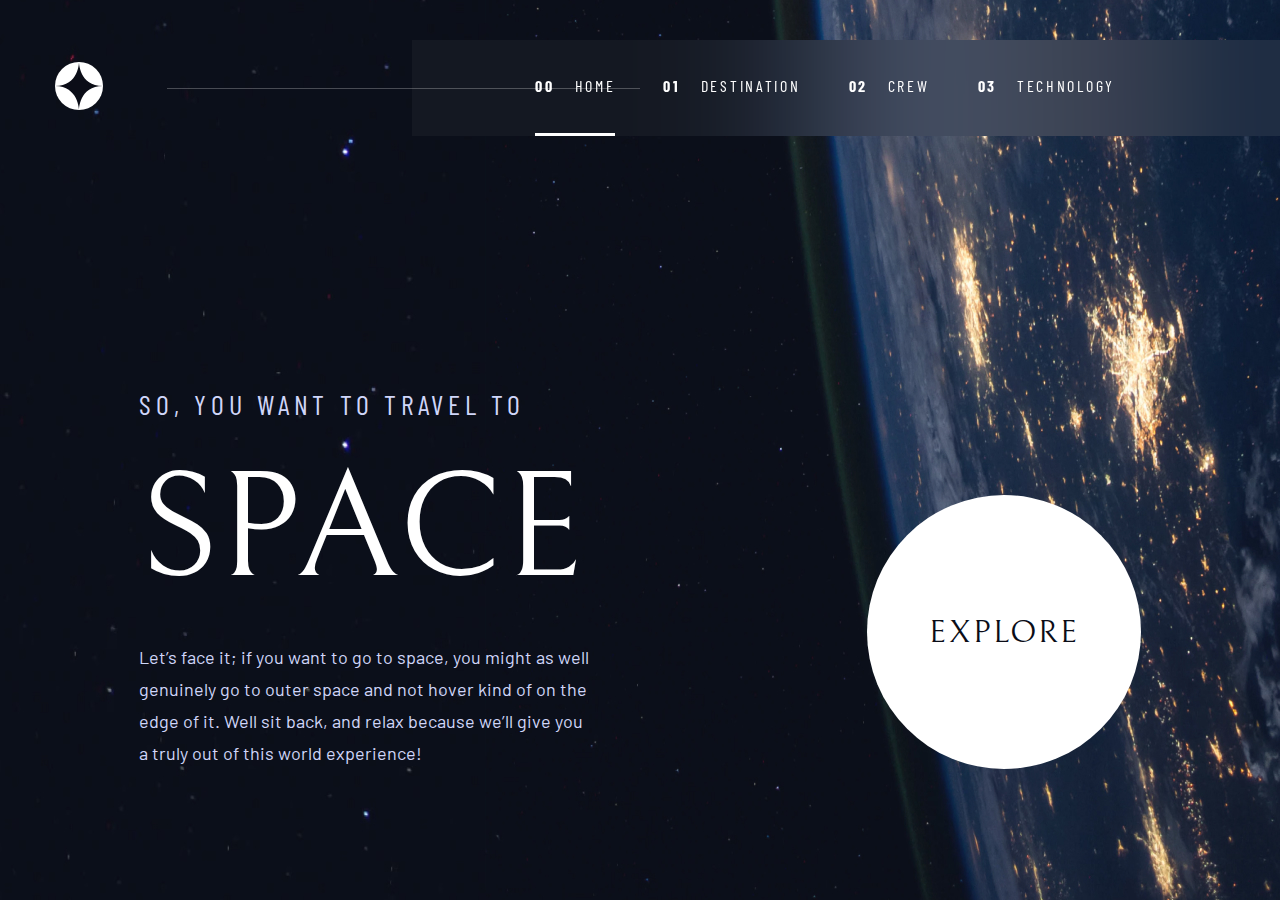
<file: index.html>
<!DOCTYPE html>
<html lang="en">
<head>
    <meta charset="UTF-8">
    <meta name="viewport" content="width=device-width, initial-scale=1.0">
    <link rel="preconnect" href="https://fonts.googleapis.com">
    <link rel="preconnect" href="https://fonts.gstatic.com" crossorigin>
    <link href="https://fonts.googleapis.com/css2?family=Barlow+Condensed:ital,wght@0,400;0,700;1,400;1,700&family=Barlow:ital@0;1&family=Bellefair&display=swap" rel="stylesheet">
    <link rel="stylesheet" href="./styles/styles.css">
    <title>Space tourism</title>
</head>
<body class="general-body">
    <section class="home_body">
        <header class="header container">
            <a href="./index.html" class="header__star">
                <img src="./images/star.svg" alt="star">
            </a>
            <div class="header__hr"></div>
            <nav class="header__nav">
                <ul>
                    <li><a href="./index.html" class="nav-active"><span>00</span> HOME</a></li>
                    <li><a href="./destination.html"><span>01</span> DESTINATION</a></li>
                    <li><a href="./crew.html"><span>02</span> CREW</a></li>
                    <li><a href="./technology.html"><span>03</span> TECHNOLOGY</a></li>
                </ul>
            </nav>
            <div class="burger-menu">
                <span></span>
            </div>
        </header>
        <main class="home_main container">
            <section class="home__hero">
                <p class="home__hero-info">SO, YOU WANT TO TRAVEL TO</p>
                <p class="home__hero-header">SPACE</p>
                <p class="home__hero-about">Let’s face it; if you want to go to space, you might as well genuinely go to outer space and not hover kind of on the edge of it. Well sit back, and relax because we’ll give you a truly out of this world experience!</p>
            </section>
            <section class="home__explore">
                <a href="./destination.html">EXPLORE</a>
            </section>
        </main>
    </section>

    <script src="./app.js"></script>
</body>
</html>
</file>
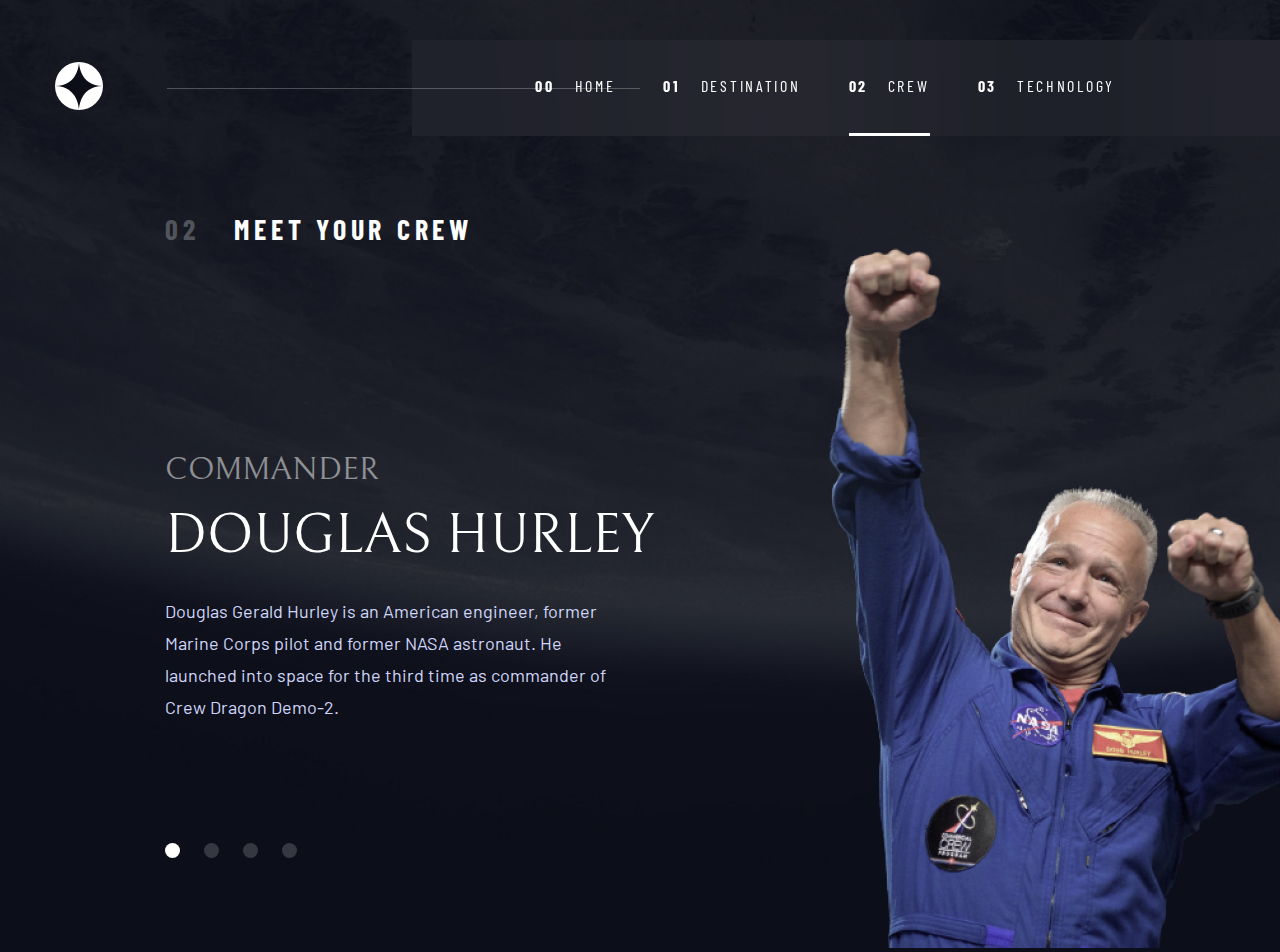
<file: crew.html>
<!DOCTYPE html>
<html lang="en">
<head>
    <meta charset="UTF-8">
    <meta name="viewport" content="width=device-width, initial-scale=1.0">
    <link rel="preconnect" href="https://fonts.googleapis.com">
    <link rel="preconnect" href="https://fonts.gstatic.com" crossorigin>
    <link href="https://fonts.googleapis.com/css2?family=Barlow+Condensed:ital,wght@0,400;0,700;1,400;1,700&family=Barlow:ital@0;1&family=Bellefair&display=swap" rel="stylesheet">
    <link rel="stylesheet" href="./styles/styles.css">
    <title>Crew</title>
</head>
<body>
    <section class="crew-body">
        <header class="header container">
            <a href="./index.html" class="header__star">
                <img src="./images/star.svg" alt="star">
            </a>
            <div class="header__hr"></div>
            <nav class="header__nav">
                <ul>
                    <li><a href="./index.html"><span>00</span> HOME</a></li>
                    <li><a href="./destination.html"><span>01</span> DESTINATION</a></li>
                    <li><a href="./crew.html" class="nav-active"><span>02</span> CREW</a></li>
                    <li><a href="./technology.html"><span>03</span> TECHNOLOGY</a></li>
                </ul>
            </nav>
            <div class="burger-menu">
                <span></span>
            </div>
        </header>
        <main class="container crew">
            <h2 class="crew__header"><span>02</span> Meet your crew</h2>
            <section class="crew__about">
                <section class="crew__about-person">
                    <div class="crew-flex">
                        <p class="crew__about-person_position">Commander</p>
                        <p class="crew__about-person_name">Douglas Hurley</p>
                        <p class="crew__about-person_info">Douglas Gerald Hurley is an American engineer, former Marine Corps pilot and former NASA astronaut. He launched into space for the third time as commander of Crew Dragon Demo-2.</p>
                    </div>
                    <div class="crew__about-person_pagination">
                        <button class="crew-pagination-active crew__about-person_pagination-button"></button>
                        <button class="crew__about-person_pagination-button"></button>
                        <button class="crew__about-person_pagination-button"></button>
                        <button class="crew__about-person_pagination-button"></button>
                    </div>
                </section>
                <div class="crew__about-img">
                    <img src="./images/douglas-hurley.png" alt="douglas" class="img-douglas">
                </div>
            </section>
        </main>
    </section>

    <script src="./app.js"></script>
</body>
</html>
</file>
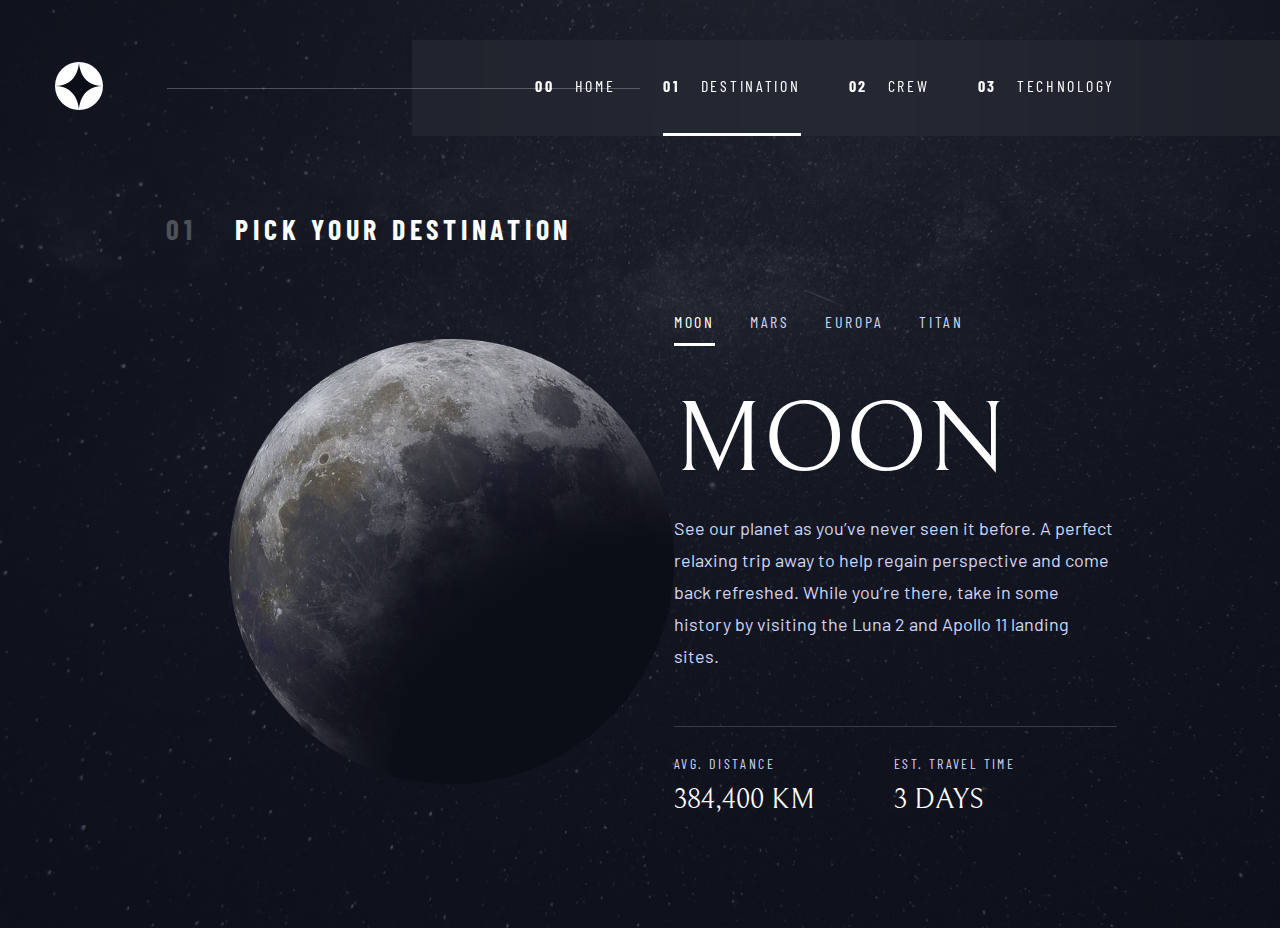
<file: destination.html>
<!DOCTYPE html>
<html lang="en">
<head>
    <meta charset="UTF-8">
    <meta name="viewport" content="width=device-width, initial-scale=1.0">
    <link rel="preconnect" href="https://fonts.googleapis.com">
    <link rel="preconnect" href="https://fonts.gstatic.com" crossorigin>
    <link href="https://fonts.googleapis.com/css2?family=Barlow+Condensed:ital,wght@0,400;0,700;1,400;1,700&family=Barlow:ital@0;1&family=Bellefair&display=swap" rel="stylesheet">
    <link rel="stylesheet" href="./styles/styles.css">
    <title>Destination</title>
</head>
<body>
    <section class="destination_body">
        <header class="header container">
            <a href="./index.html" class="header__star">
                <img src="./images/star.svg" alt="star">
            </a>
            <div class="header__hr"></div>
            <nav class="header__nav">
                <ul>
                    <li><a href="./index.html"><span>00</span> HOME</a></li>
                    <li><a href="./destination.html" class="nav-active"><span>01</span> DESTINATION</a></li>
                    <li><a href="./crew.html"><span>02</span> CREW</a></li>
                    <li><a href="./technology.html"><span>03</span> TECHNOLOGY</a></li>
                </ul>
            </nav>
            <div class="burger-menu">
                <span></span>
            </div>
        </header>
        <main class="container destination">
            <h2 class="destination__header"><span>01</span> Pick your destination</h2>
            <section class="destination__about">
                <div class="destination__about-img">
                    <img src="./images/Moon.png" alt="moon">
                </div>
                <section class="destination__about-more">
                    <ul>
                        <li><button class="destination__about-more_button destination-active">MOON</button></li>
                        <li><button class="destination__about-more_button">MARS</button></li>
                        <li><button class="destination__about-more_button">EUROPA</button></li>
                        <li><button class="destination__about-more_button">TITAN</button></li>
                    </ul>
                    <h3>MOON</h3>
                    <p class="destination__about-more_info">See our planet as you’ve never seen it before. A perfect relaxing trip away to help regain perspective and come back refreshed. While you’re there, take in some history by visiting the Luna 2 and Apollo 11 landing sites.</p>
                    <div class="destination__about-more_numbers">
                        <div class="destination__about-more_numbers-travel">
                            <p class="destination__about-more_numbers-travel_criteria">AVG. DISTANCE</p>
                            <p class="destination__about-more_numbers-travel_indicator distance-indicator">384,400 km</p>
                        </div>
                        <div class="destination__about-more_numbers-travel">
                            <p class="destination__about-more_numbers-travel_criteria">Est. travel time</p>
                            <p class="destination__about-more_numbers-travel_indicator time-indicator">3 days</p>
                        </div>
                    </div>
                </section>
            </section>
        </main>
    </section>
    <script src="./app.js"></script>
</body>
</html>
</file>
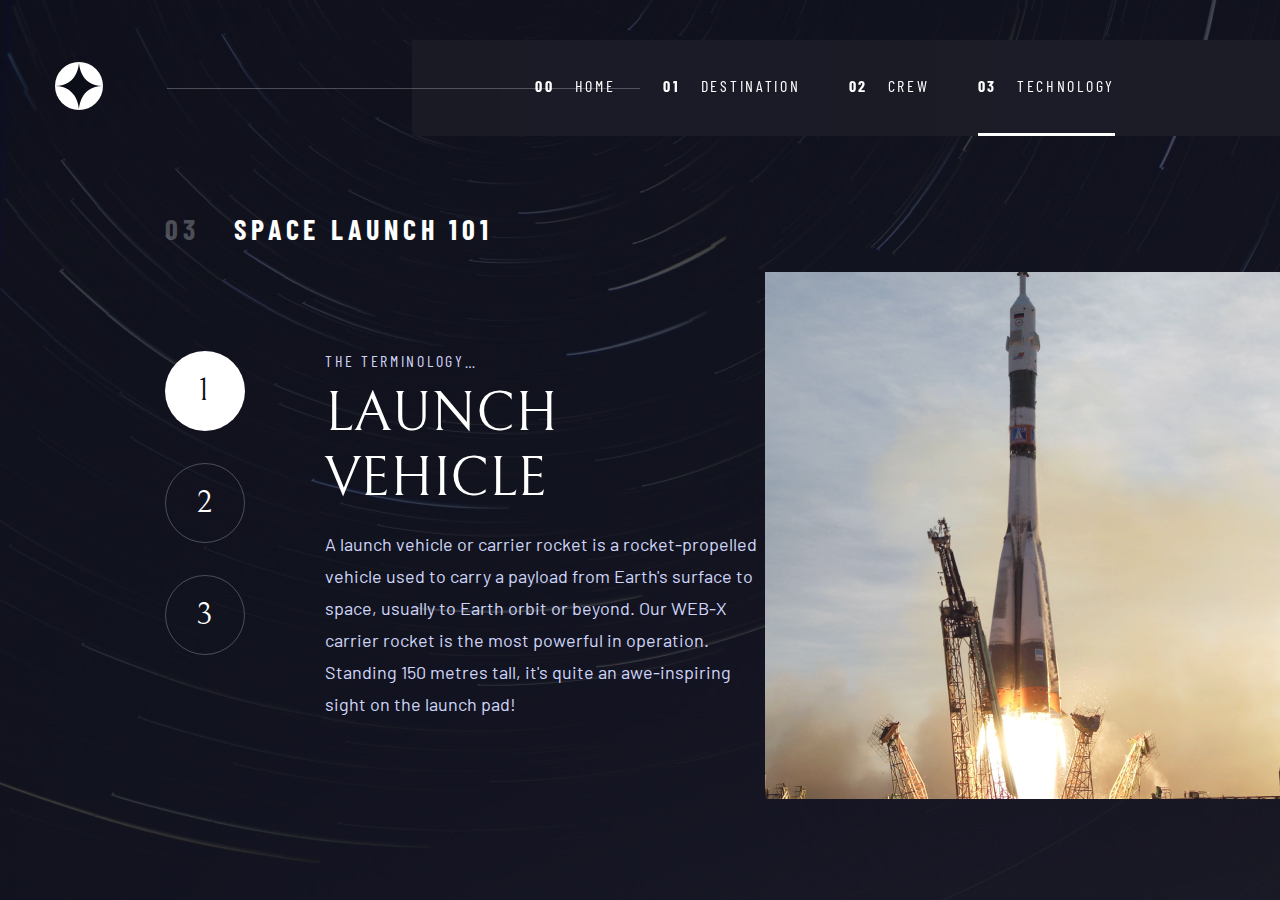
<file: technology.html>
<!DOCTYPE html>
<html lang="en">
<head>
    <meta charset="UTF-8">
    <meta name="viewport" content="width=device-width, initial-scale=1.0">
    <link rel="preconnect" href="https://fonts.googleapis.com">
    <link rel="preconnect" href="https://fonts.gstatic.com" crossorigin>
    <link href="https://fonts.googleapis.com/css2?family=Barlow+Condensed:ital,wght@0,400;0,700;1,400;1,700&family=Barlow:ital@0;1&family=Bellefair&display=swap" rel="stylesheet">
    <link rel="stylesheet" href="./styles/styles.css">
    <title>Technology</title>
</head>
<body>
    <section class="technology_body">
        <header class="header container">
            <a href="./index.html" class="header__star">
                <img src="./images/star.svg" alt="star">
            </a>
            <div class="header__hr"></div>
            <nav class="header__nav">
                <ul>
                    <li><a href="./index.html"><span>00</span> HOME</a></li>
                    <li><a href="./destination.html"><span>01</span> DESTINATION</a></li>
                    <li><a href="./crew.html"><span>02</span> CREW</a></li>
                    <li><a href="./technology.html" class="nav-active"><span>03</span> TECHNOLOGY</a></li>
                </ul>
            </nav>
            <div class="burger-menu">
                <span></span>
            </div>
        </header>
        <main class="container technology">
            <h2 class="technology__header"><span>03</span> SPACE LAUNCH 101</h2>
            <section class="technology__about">
                <section class="technology__about-details">
                    <div class="technology__about-details_pagination">
                        <button class="technology__about-details_pagination-button technology-pagination-active">1</button>
                        <button class="technology__about-details_pagination-button">2</button>
                        <button class="technology__about-details_pagination-button">3</button>
                    </div>
                    <div class="technology__about-details_info">
                        <p class="technology__about-details_info-term">THE TERMINOLOGY…</p>
                        <p class="technology__about-details_info-name">LAUNCH VEHICLE</p>
                        <p class="technology__about-details_info-more">A launch vehicle or carrier rocket is a rocket-propelled vehicle used to carry a payload from Earth's surface to space, usually to Earth orbit or beyond. Our WEB-X carrier rocket is the most powerful in operation. Standing 150 metres tall, it's quite an awe-inspiring sight on the launch pad!</p>
                    </div>
                </section>
                <div class="technology__about-img">
                    <div class="technology__about-img_vehicle"></div>
                </div>
            </section>
        </main>
    </section>

    <script src="./app.js"></script>
</body>
</html>
</file>
<file: styles/styles.css>
@charset "UTF-8";
/* Обнулення  */
body,
h1,
h2,
h3,
h4,
h5,
p,
a,
ul,
li,
button,
pre {
  margin: 0;
  padding: 0;
}

ul {
  list-style-type: none;
}

a {
  text-decoration: none;
}

* {
  box-sizing: border-box;
}

.container {
  max-width: 1440px;
  margin: 0 auto;
}

body {
  font-family: "Barlow Condensed", sans-serif;
  font-weight: 400;
  font-size: 18px;
  color: #FFFFFF;
}

.home_body {
  background: url(../images/main-bg.jpg);
  background-size: cover;
  background-repeat: no-repeat;
}

.header {
  padding-top: 40px;
  padding-left: 55px;
  position: relative;
  display: flex;
  justify-content: space-between;
  align-items: center;
}
.header__hr {
  width: 473px;
  height: 1px;
  background: #fff;
  opacity: 0.25;
  position: absolute;
  top: 88px;
  left: 167px;
  z-index: 99;
}
.header__nav {
  -webkit-backdrop-filter: blur(81.5484542847px);
          backdrop-filter: blur(81.5484542847px);
  background: rgba(255, 255, 255, 0.04);
  padding-left: 123px;
  padding-top: 34px;
  padding-right: 165px;
  height: 96px;
}
.header__nav ul {
  display: flex;
  gap: 48px;
}
.header__nav ul li a {
  font-size: 16px;
  letter-spacing: 0.17em;
  color: #FFFFFF;
  padding-bottom: 38px;
  transition: all ease-in-out 0.2s;
}
.header__nav ul li a span {
  font-weight: 700;
  padding-right: 14px;
}
.header__nav ul li a:hover {
  border-bottom: 3px solid rgba(255, 255, 255, 0.5);
}

.nav-active {
  border-bottom: 3px solid #fff;
}

.burger-menu {
  display: none;
}

.home_main {
  display: flex;
  align-items: flex-end;
  justify-content: space-around;
  padding-top: 251px;
  padding-bottom: 131px;
}

.home__hero {
  width: 450px;
  display: flex;
  flex-direction: column;
  gap: 24px;
}
.home__hero-info {
  font-size: 28px;
  letter-spacing: 0.17em;
  color: #D0D6F9;
}
.home__hero-header {
  font-family: "Bellefair", sans-serif;
  font-size: 150px;
  color: #FFFFFF;
}
.home__hero-about {
  font-family: "Barlow", sans-serif;
  line-height: 178%;
  color: #D0D6F9;
}

.home__explore {
  width: 274px;
  height: 274px;
  border-radius: 100%;
  background-color: #fff;
  display: flex;
  align-items: center;
  justify-content: center;
  transition: all ease-in-out 1s;
}
.home__explore a {
  font-family: "Bellefair", sans-serif;
  font-weight: 400;
  font-size: 32px;
  letter-spacing: 0.06em;
  color: #0B0D17;
}

.home__explore:hover {
  background-color: rgba(255, 255, 255, 0.1);
}

.destination_body {
  background: url(../images/destination-bg.png);
  background-size: cover;
  background-repeat: no-repeat;
}

.destination {
  padding: 76px 163px 112px 166px;
}
.destination__header {
  font-size: 28px;
  letter-spacing: 0.17em;
  text-transform: uppercase;
  color: #FFFFFF;
  margin-bottom: 64px;
}
.destination__header span {
  opacity: 0.25;
  padding-right: 28px;
}
.destination__about {
  display: flex;
  justify-content: space-between;
  align-items: center;
}
.destination__about-img {
  padding-left: 63px;
}
.destination__about-more {
  max-width: 445px;
  width: 100%;
}
.destination__about-more ul {
  display: flex;
  gap: 35px;
  margin-bottom: 37px;
}
.destination__about-more_button {
  font-family: "Barlow Condensed", sans-serif;
  font-weight: 400;
  font-size: 16px;
  letter-spacing: 0.17em;
  color: #d0d6f9;
  padding-bottom: 12px;
  background: none;
  border: none;
  outline: none;
  cursor: pointer;
  transition: all ease-in-out 0.2s;
}
.destination__about-more_button:hover {
  border-bottom: 3px solid rgba(255, 255, 255, 0.5);
}
.destination__about-more h3 {
  font-family: "Bellefair", sans-serif;
  font-weight: 400;
  font-size: 100px;
  color: #FFFFFF;
  margin-bottom: 14px;
}
.destination__about-more_info {
  font-family: "Barlow", sans-serif;
  line-height: 178%;
  color: #D0D6F9;
  margin-bottom: 54px;
}
.destination__about-more_numbers {
  border-top: 1px solid #383b4b;
  display: flex;
  gap: 79px;
}
.destination__about-more_numbers-travel {
  display: flex;
  flex-direction: column;
  gap: 12px;
  padding-top: 28px;
}
.destination__about-more_numbers-travel_criteria {
  font-size: 14px;
  letter-spacing: 0.17em;
  text-transform: uppercase;
  color: #D0D6F9;
}
.destination__about-more_numbers-travel_indicator {
  font-family: "Bellefair", sans-serif;
  font-size: 28px;
  text-transform: uppercase;
  color: #FFFFFF;
}

.destination-active {
  border-bottom: 3px solid #fff;
  color: #FFFFFF;
}

.crew-body {
  background: url(../images/crew-bg.jpg);
  background-size: cover;
  background-repeat: no-repeat;
}

.crew {
  padding: 76px 137px 0px 165px;
}
.crew__header {
  font-size: 28px;
  letter-spacing: 0.17em;
  text-transform: uppercase;
  color: #FFFFFF;
}
.crew__header span {
  opacity: 0.25;
  padding-right: 24px;
}
.crew__about {
  display: flex;
  align-items: flex-end;
  justify-content: space-between;
}
.crew__about-person {
  max-width: 614px;
  width: 100%;
}
.crew__about-person_position {
  font-family: "Bellefair", sans-serif;
  font-size: 32px;
  text-transform: uppercase;
  color: #FFFFFF;
  opacity: 0.5;
  margin-bottom: 15px;
}
.crew__about-person_name {
  font-family: "Bellefair", sans-serif;
  font-size: 56px;
  text-transform: uppercase;
  margin-bottom: 27px;
  width: 614px;
}
.crew__about-person_info {
  font-family: "Barlow", sans-serif;
  font-size: 18px;
  line-height: 178%;
  color: #D0D6F9;
  margin-bottom: 120px;
  max-width: 444px;
  width: 100%;
}
.crew__about-person_pagination {
  display: flex;
  gap: 24px;
  padding-bottom: 94px;
}
.crew__about-person_pagination-button {
  width: 15px;
  height: 15px;
  border-radius: 100%;
  background-color: rgba(255, 255, 255, 0.174363);
  border: none;
  outline: none;
  cursor: pointer;
  transition: all ease-in-out 0.5s;
}
.crew__about-person_pagination-button:hover {
  background-color: rgba(255, 255, 255, 0.5);
}

.crew-pagination-active {
  background-color: white;
}

.technology_body {
  background: url(../images/technology-bg.jpg);
  background-size: cover;
  background-repeat: no-repeat;
}

.technology {
  padding: 76px 0px 101px 165px;
}
.technology__header {
  font-size: 28px;
  letter-spacing: 0.17em;
  margin-bottom: 26px;
}
.technology__header span {
  opacity: 0.25;
  padding-right: 24px;
}
.technology__about {
  display: flex;
  justify-content: space-between;
  align-items: center;
}
.technology__about-details {
  display: flex;
  gap: 80px;
}
.technology__about-details_pagination {
  display: flex;
  flex-direction: column;
  gap: 32px;
}
.technology__about-details_pagination-button {
  width: 80px;
  height: 80px;
  border-radius: 100%;
  border: 1px solid rgba(255, 255, 255, 0.25);
  background-color: transparent;
  font-family: "Bellefair", sans-serif;
  font-weight: 400;
  font-size: 32px;
  letter-spacing: 0.06em;
  text-align: center;
  color: #FFFFFF;
  cursor: pointer;
  transition: all ease-in-out 0.5s;
}
.technology__about-details_pagination-button:hover {
  border: 1px solid rgb(255, 255, 255);
}
.technology__about-details_info {
  max-width: 470px;
  width: 100%;
}
.technology__about-details_info-term {
  font-size: 16px;
  letter-spacing: 0.17em;
  color: #D0D6F9;
  margin-bottom: 11px;
}
.technology__about-details_info-name {
  font-family: "Bellefair", sans-serif;
  font-size: 56px;
  margin-bottom: 17px;
}
.technology__about-details_info-more {
  font-family: "Barlow", sans-serif;
  font-size: 18px;
  line-height: 178%;
  color: #D0D6F9;
}
.technology__about-img {
  width: 515px;
  height: 527px;
}
.technology__about-img_vehicle {
  background: url(../images/launch-vehicle.jpg);
  width: 515px;
  height: 527px;
}
.technology__about-img_spaceport {
  background: url(../images/spaceport.jpg);
  width: 515px;
  height: 527px;
}
.technology__about-img_capsule {
  background: url(../images/capsule.jpg);
  width: 515px;
  height: 527px;
}

.technology-pagination-active {
  border: none;
  background-color: #FFFFFF;
  color: #0B0D17;
}

@media (max-width: 972px) {
  .home_body {
    background: url(../images/tablet/tablet-hero-bg.jpg);
    background-size: cover;
  }
  .header {
    padding-top: 0px;
    padding-left: 40px;
  }
  .header__hr {
    display: none;
  }
  .header__nav {
    padding-left: 48px;
    padding-top: 39px;
    padding-right: 46px;
  }
  .header__nav ul {
    display: flex;
    gap: 37px;
  }
  .header__nav ul li a {
    font-size: 14px;
    letter-spacing: 0.17em;
    padding-bottom: 33px;
  }
  .header__nav ul li a span {
    display: none;
  }
  .home_main {
    flex-direction: column;
    align-items: center;
    padding-top: 106px;
    padding-bottom: 90px;
  }
  .home__hero {
    align-items: center;
    margin-bottom: 156px;
  }
  .home__hero-info {
    font-size: 20px;
  }
  .home__hero-about {
    font-size: 16px;
    line-height: 175%;
    text-align: center;
  }
  .home__explore {
    width: 242px;
    height: 242px;
  }
  .destination {
    padding: 40px 98px 62px 38px;
  }
  .destination__header {
    font-size: 20px;
    margin-bottom: 60px;
    font-weight: 400;
  }
  .destination__header span {
    padding-right: 19px;
  }
  .destination__about {
    flex-direction: column;
    justify-content: center;
    gap: 53px;
  }
  .destination__about-img {
    padding-left: 0px;
  }
  .destination__about-img img {
    width: 300px;
    height: 300px;
  }
  .destination__about-more {
    max-width: 573px;
    width: 100%;
    display: flex;
    flex-direction: column;
    align-items: center;
  }
  .destination__about-more ul {
    margin-bottom: 32px;
  }
  .destination__about-more h3 {
    font-size: 80px;
    margin-bottom: 8px;
  }
  .destination__about-more_info {
    font-size: 16px;
    line-height: 175%;
    margin-bottom: 49px;
    text-align: center;
  }
  .destination__about-more_numbers {
    justify-content: space-evenly;
    max-width: 573px;
    width: 100%;
  }
  .destination__about-more_numbers-travel {
    align-items: center;
  }
  .crew {
    padding: 40px 88px 0px 38px;
  }
  .crew__header {
    font-size: 20px;
    font-weight: 400;
    margin-bottom: 60px;
  }
  .crew__header span {
    padding-right: 16px;
  }
  .crew__about {
    flex-direction: column;
    align-items: center;
    justify-content: center;
  }
  .crew__about-person {
    display: flex;
    flex-direction: column;
    align-items: center;
  }
  .crew__about-person_position {
    font-size: 24px;
    margin-bottom: 8px;
    text-align: center;
  }
  .crew__about-person_name {
    font-size: 40px;
    margin-bottom: 16px;
    width: 457px;
    text-align: center;
  }
  .crew__about-person_info {
    font-size: 16px;
    line-height: 175%;
    margin-bottom: 40px;
    max-width: 520px;
    width: 100%;
    text-align: center;
  }
  .crew__about-person_pagination {
    gap: 16px;
    padding-bottom: 40px;
  }
  .crew__about-person_pagination-button {
    width: 10px;
    height: 10px;
  }
  .img-douglas {
    width: 456px;
    height: 572px;
  }
  .img-mark {
    width: 368px;
    height: 532px;
  }
  .img-victor {
    width: 433px;
    height: 532px;
  }
  .img-anousheh {
    width: 539px;
    height: 532px;
  }
  .technology {
    padding: 40px 0px 97px 0px;
  }
  .technology__header {
    font-size: 20px;
    font-weight: 400;
    letter-spacing: 0.17em;
    margin-bottom: 60px;
    padding-left: 38px;
  }
  .technology__header span {
    padding-right: 16px;
  }
  .technology__about {
    flex-direction: column-reverse;
    justify-content: center;
    align-items: center;
    gap: 56px;
  }
  .technology__about-details {
    flex-direction: column;
    align-items: center;
    gap: 44px;
  }
  .technology__about-details_pagination {
    flex-direction: row;
    gap: 16px;
  }
  .technology__about-details_pagination-button {
    width: 60px;
    height: 60px;
    font-size: 24px;
  }
  .technology__about-details_info-term {
    margin-bottom: 16px;
    text-align: center;
  }
  .technology__about-details_info-name {
    font-size: 40px;
    margin-bottom: 16px;
    text-align: center;
  }
  .technology__about-details_info-more {
    font-size: 16px;
    line-height: 175%;
    text-align: center;
  }
  .technology__about-img {
    max-width: 768px;
    width: 100%;
    height: 310px;
  }
  .technology__about-img_vehicle {
    background: url(../images/tablet/tablet-launch-vehicle.jpg);
    background-position: center center;
    max-width: 768px;
    width: 100%;
    height: 310px;
  }
  .technology__about-img_spaceport {
    background: url(../images/tablet/tablet-spaceport.jpg);
    background-position: center center;
    max-width: 768px;
    width: 100%;
    height: 310px;
  }
  .technology__about-img_capsule {
    background: url(../images/tablet/tablet-capsule.jpg);
    background-position: center center;
    max-width: 768px;
    width: 100%;
    height: 310px;
  }
}
@media (max-width: 540px) {
  .header {
    padding-top: 24px;
    padding-left: 24px;
    padding-right: 24px;
    position: relative;
  }
  .header__nav {
    display: none;
  }
  .burger-menu {
    width: 24px;
    height: 21px;
    position: relative;
    display: flex;
    align-items: center;
    justify-content: center;
    z-index: 50;
  }
  .burger-menu span {
    width: 100%;
    height: 3px;
    transform: scale(1);
    background-color: #D0D6F9;
  }
  .burger-menu::before {
    content: "";
    width: 24px;
    height: 3px;
    position: absolute;
    background-color: #D0D6F9;
    left: 0;
    top: 0;
  }
  .burger-menu::after {
    content: "";
    width: 24px;
    height: 3px;
    position: absolute;
    background-color: #D0D6F9;
    left: 0;
    bottom: 0;
  }
  .burger-menu.active-burger span {
    transform: scale(0);
  }
  .burger-menu.active-burger::before {
    top: 50%;
    transform: rotate(-45deg) translate(0, -50%);
  }
  .burger-menu.active-burger::after {
    bottom: 50%;
    transform: rotate(45deg) translate(0, 50%);
  }
  .mobile-menu {
    -webkit-backdrop-filter: blur(81.5484542847px);
            backdrop-filter: blur(81.5484542847px);
    background: rgba(255, 255, 255, 0.04);
    width: 68vw;
    height: 100vh;
    position: absolute;
    top: 0;
    right: 0;
    z-index: 10;
  }
  .mobile_nav {
    padding-top: 118px;
    padding-left: 32px;
    display: flex;
    flex-direction: column;
    gap: 32px;
  }
  .mobile_nav li a {
    font-size: 16px;
    letter-spacing: 0.17em;
    color: #FFFFFF;
  }
  .mobile_nav li a span {
    font-weight: 700;
    padding-right: 14px;
  }
  .home_main {
    padding-top: 48px;
    padding-bottom: 48px;
  }
  .home__hero {
    margin-bottom: 81px;
    gap: 16px;
    width: 327px;
  }
  .home__hero-info {
    font-size: 16px;
  }
  .home__hero-header {
    font-size: 80px;
    line-height: 125%;
  }
  .home__hero-about {
    font-size: 15px;
    line-height: 167%;
  }
  .home__explore {
    width: 150px;
    height: 150px;
  }
  .home__explore a {
    font-size: 20px;
  }
  .destination {
    padding: 24px 24px 58px 24px;
  }
  .destination__header {
    font-size: 16px;
    margin-bottom: 32px;
    text-align: center;
  }
  .destination__header span {
    padding-right: 18px;
  }
  .destination__about {
    gap: 26px;
  }
  .destination__about-img img {
    width: 170px;
    height: 170px;
  }
  .destination__about-more ul {
    gap: 26px;
    margin-bottom: 20px;
  }
  .destination__about-more h3 {
    font-size: 56px;
    margin-bottom: 1px;
  }
  .destination__about-more_info {
    font-size: 15px;
    line-height: 167%;
    margin-bottom: 32px;
  }
  .destination__about-more_numbers {
    flex-direction: column;
    gap: 32px;
    justify-content: center;
    max-width: 573px;
    width: 100%;
    padding-top: 32px;
  }
  .destination__about-more_numbers-travel {
    padding-top: 0px;
  }
  .crew {
    padding: 24px 24px 104px 24px;
  }
  .crew__header {
    font-size: 16px;
    margin-bottom: 32px;
    text-align: center;
  }
  .crew__about {
    flex-direction: column-reverse;
  }
  .crew__about-person {
    flex-direction: column-reverse;
    padding-top: 32px;
    border-top: 1px solid #383b4b;
  }
  .crew__about-person_position {
    font-size: 16px;
  }
  .crew__about-person_name {
    font-size: 24px;
    margin-bottom: 16px;
    width: 327px;
    text-align: center;
  }
  .crew__about-person_info {
    font-size: 15px;
    line-height: 167%;
    margin-bottom: 0px;
    max-width: 327px;
    width: 100%;
    text-align: center;
  }
  .crew__about-person_pagination {
    gap: 16px;
    padding-bottom: 40px;
  }
  .crew__about-person_pagination-button {
    width: 10px;
    height: 10px;
  }
  .crew__about-img {
    height: 222px;
  }
  .img-douglas {
    width: 177px;
    height: 222px;
  }
  .img-mark {
    width: 153px;
    height: 222px;
  }
  .img-victor {
    width: 180px;
    height: 222px;
  }
  .img-anousheh {
    width: 226px;
    height: 222px;
  }
  .crew-flex {
    display: flex;
    flex-direction: column;
    align-items: center;
  }
  .technology {
    padding: 24px 0px 81px 0px;
  }
  .technology__header {
    font-size: 16px;
    margin-bottom: 32px;
    padding-left: 0px;
    text-align: center;
  }
  .technology__about {
    gap: 34px;
  }
  .technology__about-details {
    gap: 26px;
  }
  .technology__about-details_pagination-button {
    width: 40px;
    height: 40px;
    font-size: 16px;
  }
  .technology__about-details_info {
    max-width: 327px;
    width: 100%;
    padding-left: 24px;
    padding-right: 24px;
  }
  .technology__about-details_info-term {
    font-size: 14px;
    margin-bottom: 9px;
  }
  .technology__about-details_info-name {
    font-size: 24px;
  }
  .technology__about-details_info-more {
    font-size: 15px;
    line-height: 167%;
  }
  .technology__about-img {
    max-width: 375px;
    width: 100%;
    height: 170px;
  }
  .technology__about-img_vehicle {
    background: url(../images/mobile/mobile_vehicle.png);
    background-position: center center;
    max-width: 375px;
    width: 100%;
    height: 170px;
  }
  .technology__about-img_spaceport {
    background: url(../images/mobile/mobile_spaceport.png);
    background-position: center center;
    max-width: 375px;
    width: 100%;
    height: 170px;
  }
  .technology__about-img_capsule {
    background: url(../images/mobile/mobile_capsule.png);
    background-position: center center;
    max-width: 375px;
    width: 100%;
    height: 170px;
  }
}/*# sourceMappingURL=styles.css.map */
</file>
